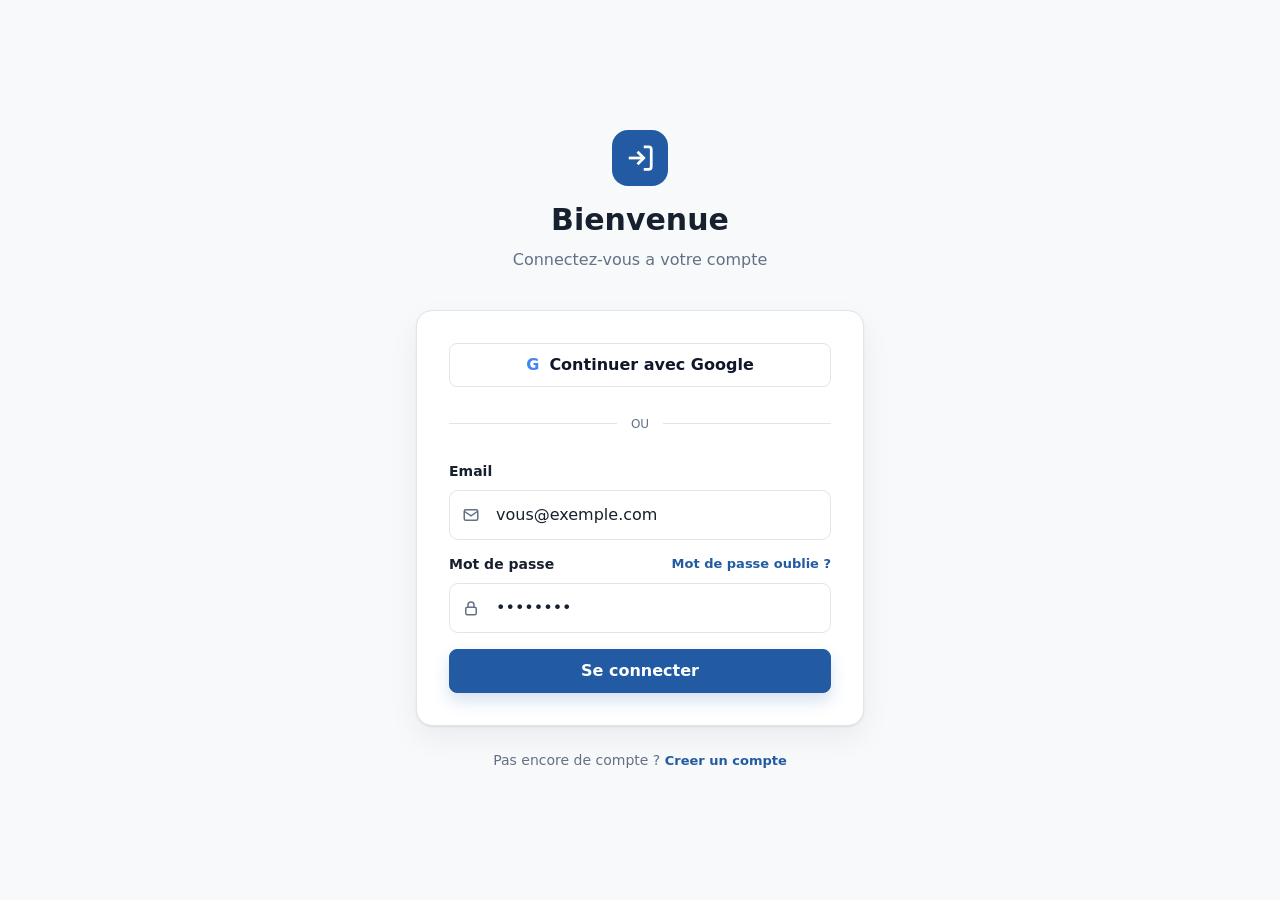
<file: index.html>
<!doctype html>
<html lang="fr">
  <head>
    <meta charset="UTF-8" />
    <meta name="viewport" content="width=device-width, initial-scale=1.0" />
    <title>CotePro</title>
    <meta
      name="description"
      content="Assistant de precision pour les professionnels de la menuiserie."
    />
    <link rel="icon" href="assets/logo.png" />
    <link rel="stylesheet" href="styles.css" />
  </head>
  <body>
    <div id="app"></div>
    <script src="app.js"></script>
  </body>
</html>
</file>
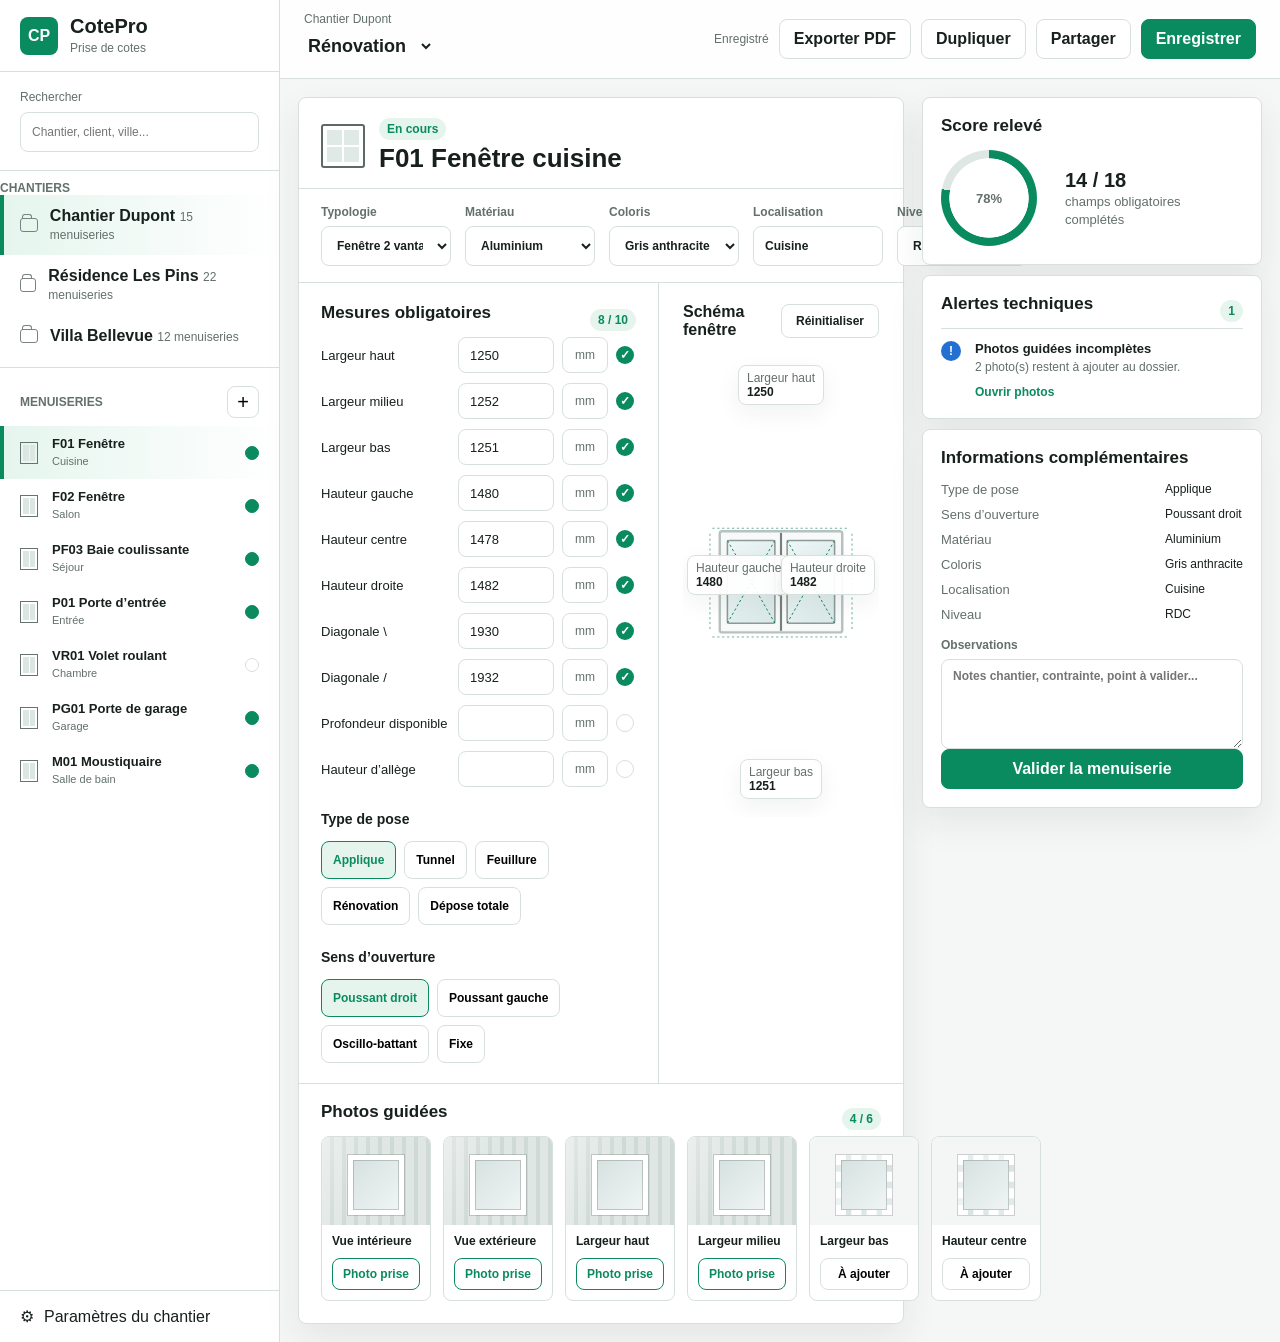
<file: application-metrage/index.html>
<!doctype html>
<html lang="fr">
  <head>
    <meta charset="UTF-8" />
    <meta name="viewport" content="width=device-width, initial-scale=1.0" />
    <title>CotePro - Application de métrage menuiserie</title>
    <link rel="stylesheet" href="styles.css" />
  </head>
  <body>
    <div class="app-shell">
      <aside class="sidebar" aria-label="Navigation chantier">
        <div class="brand-row">
          <div class="brand-mark" aria-hidden="true">CP</div>
          <div>
            <strong>CotePro</strong>
            <span>Prise de cotes</span>
          </div>
        </div>

        <label class="search">
          <span>Rechercher</span>
          <input id="searchInput" type="search" placeholder="Chantier, client, ville..." />
        </label>

        <section class="sidebar-section">
          <h2>Chantiers</h2>
          <button class="project active" type="button">
            <span class="folder-icon" aria-hidden="true"></span>
            <span>
              <strong>Chantier Dupont</strong>
              <small>15 menuiseries</small>
            </span>
          </button>
          <button class="project" type="button">
            <span class="folder-icon" aria-hidden="true"></span>
            <span>
              <strong>Résidence Les Pins</strong>
              <small>22 menuiseries</small>
            </span>
          </button>
          <button class="project" type="button">
            <span class="folder-icon" aria-hidden="true"></span>
            <span>
              <strong>Villa Bellevue</strong>
              <small>12 menuiseries</small>
            </span>
          </button>
        </section>

        <section class="sidebar-section menu-section">
          <div class="section-title-row">
            <h2>Menuiseries</h2>
            <button id="addJoinery" class="icon-button" type="button" title="Ajouter une menuiserie">+</button>
          </div>
          <div id="joineryList" class="joinery-list"></div>
        </section>

        <button class="settings-button" type="button">
          <span aria-hidden="true">⚙</span>
          Paramètres du chantier
        </button>
      </aside>

      <main class="workspace">
        <header class="topbar">
          <div>
            <label for="projectType">Chantier Dupont</label>
            <select id="projectType">
              <option>Rénovation</option>
              <option>Neuf</option>
              <option>Extension</option>
              <option>Dépannage</option>
            </select>
          </div>
          <div class="topbar-actions">
            <span id="saveStatus" class="save-status">Enregistré</span>
            <button id="exportPdf" class="ghost-button" type="button">Exporter PDF</button>
            <button id="duplicateItem" class="ghost-button" type="button">Dupliquer</button>
            <button id="shareProject" class="ghost-button" type="button">Partager</button>
            <button id="saveProject" class="primary-button" type="button">Enregistrer</button>
          </div>
        </header>

        <section class="content-grid">
          <div class="main-panel">
            <section class="item-header">
              <div class="product-symbol" aria-hidden="true">
                <span></span>
                <span></span>
                <span></span>
                <span></span>
              </div>
              <div>
                <p id="itemStatus" class="status-label">En cours</p>
                <h1 id="itemTitle">F01 Fenêtre cuisine</h1>
              </div>
            </section>

            <section class="meta-grid" aria-label="Informations menuiserie">
              <label>
                Typologie
                <select id="productType"></select>
              </label>
              <label>
                Matériau
                <select id="material">
                  <option>Aluminium</option>
                  <option>PVC</option>
                  <option>Bois</option>
                  <option>Acier</option>
                  <option>Mixte bois alu</option>
                </select>
              </label>
              <label>
                Coloris
                <select id="color">
                  <option>Gris anthracite</option>
                  <option>Blanc</option>
                  <option>Noir sablé</option>
                  <option>Chêne doré</option>
                </select>
              </label>
              <label>
                Localisation
                <input id="room" type="text" value="Cuisine" />
              </label>
              <label>
                Niveau
                <select id="floor">
                  <option>RDC</option>
                  <option>Étage 1</option>
                  <option>Étage 2</option>
                  <option>Sous-sol</option>
                </select>
              </label>
            </section>

            <section class="measurement-layout">
              <div class="measure-card">
                <div class="panel-heading">
                  <h2>Mesures obligatoires</h2>
                  <span id="requiredCount">0 / 0</span>
                </div>
                <div id="measureFields" class="measure-fields"></div>

                <div class="choice-block">
                  <h3>Type de pose</h3>
                  <div id="installChoices" class="segmented"></div>
                </div>

                <div class="choice-block">
                  <h3>Sens d’ouverture</h3>
                  <div id="openingChoices" class="segmented"></div>
                </div>
              </div>

              <div class="diagram-panel" aria-label="Schéma de prise de cotes">
                <div class="diagram-toolbar">
                  <strong id="diagramTitle">Schéma fenêtre</strong>
                  <button id="resetMeasures" class="ghost-button small" type="button">Réinitialiser</button>
                </div>
                <div class="window-diagram">
                  <div class="dim-label top">Largeur haut <span id="diagramWidthTop">1250</span></div>
                  <div class="dim-label left">Hauteur gauche <span id="diagramHeightLeft">1480</span></div>
                  <div class="dim-label right">Hauteur droite <span id="diagramHeightRight">1482</span></div>
                  <div class="dim-label bottom">Largeur bas <span id="diagramWidthBottom">1251</span></div>
                  <svg viewBox="0 0 640 460" role="img" aria-label="Croquis fenêtre avec diagonales">
                    <defs>
                      <linearGradient id="glass" x1="0" x2="1" y1="0" y2="1">
                        <stop offset="0" stop-color="#eff7f7" />
                        <stop offset="1" stop-color="#d8e7e7" />
                      </linearGradient>
                    </defs>
                    <rect x="120" y="50" width="400" height="330" rx="8" fill="#f8faf9" stroke="#b7c2c0" stroke-width="8" />
                    <rect x="145" y="80" width="155" height="270" rx="6" fill="url(#glass)" stroke="#8c9996" stroke-width="5" />
                    <rect x="340" y="80" width="155" height="270" rx="6" fill="url(#glass)" stroke="#8c9996" stroke-width="5" />
                    <line x1="320" y1="55" x2="320" y2="375" stroke="#76817e" stroke-width="7" />
                    <line x1="145" y1="80" x2="300" y2="350" stroke="#087f57" stroke-width="3" stroke-dasharray="8 8" />
                    <line x1="300" y1="80" x2="145" y2="350" stroke="#087f57" stroke-width="3" stroke-dasharray="8 8" />
                    <line x1="340" y1="80" x2="495" y2="350" stroke="#087f57" stroke-width="3" stroke-dasharray="8 8" />
                    <line x1="495" y1="80" x2="340" y2="350" stroke="#087f57" stroke-width="3" stroke-dasharray="8 8" />
                    <line x1="96" y1="40" x2="544" y2="40" stroke="#087f57" stroke-width="2" stroke-dasharray="7 9" />
                    <line x1="96" y1="395" x2="544" y2="395" stroke="#087f57" stroke-width="2" stroke-dasharray="7 9" />
                    <line x1="88" y1="58" x2="88" y2="378" stroke="#087f57" stroke-width="2" stroke-dasharray="7 9" />
                    <line x1="552" y1="58" x2="552" y2="378" stroke="#087f57" stroke-width="2" stroke-dasharray="7 9" />
                    <rect x="308" y="205" width="16" height="58" rx="8" fill="#aab3b0" />
                  </svg>
                </div>
              </div>
            </section>

            <section class="photo-panel">
              <div class="panel-heading">
                <h2>Photos guidées</h2>
                <span id="photoCount">0 / 0</span>
              </div>
              <div id="photoList" class="photo-list"></div>
            </section>
          </div>

          <aside class="audit-panel" aria-label="Audit du relevé">
            <section class="score-card">
              <h2>Score relevé</h2>
              <div class="score-row">
                <div class="score-ring" style="--score: 0">
                  <span id="scoreValue">0%</span>
                </div>
                <div>
                  <strong id="fieldSummary">0 / 0</strong>
                  <span>champs obligatoires complétés</span>
                </div>
              </div>
            </section>

            <section class="alerts-card">
              <div class="panel-heading">
                <h2>Alertes techniques</h2>
                <span id="alertCount">0</span>
              </div>
              <div id="alertsList" class="alerts-list"></div>
            </section>

            <section class="info-card">
              <h2>Informations complémentaires</h2>
              <dl id="infoList"></dl>
              <label>
                Observations
                <textarea id="notes" rows="5" placeholder="Notes chantier, contrainte, point à valider..."></textarea>
              </label>
              <button id="validateItem" class="primary-button full" type="button">Valider la menuiserie</button>
            </section>
          </aside>
        </section>
      </main>
    </div>

    <div id="toast" class="toast" role="status" aria-live="polite"></div>
    <script src="app.js"></script>
  </body>
</html>
</file>
<file: styles.css>
:root {
  --background: #f7f9fb;
  --foreground: #17202e;
  --card: #ffffff;
  --muted: #f0f3f6;
  --muted-text: #647184;
  --border: #dfe5ec;
  --primary: #225ba3;
  --primary-hover: #1f5396;
  --primary-soft: #eaf2ff;
  --accent: #f59e0b;
  --danger: #dc2626;
  --success: #16a34a;
  --sidebar: #171f2b;
  --sidebar-soft: #202a38;
  --sidebar-text: #d9e0ea;
  --sidebar-muted: #8b97a8;
  --radius: 10px;
  --shadow: 0 1px 2px rgb(15 23 42 / 0.08), 0 12px 30px rgb(15 23 42 / 0.06);
}

* {
  box-sizing: border-box;
}

body {
  margin: 0;
  min-width: 320px;
  background: var(--background);
  color: var(--foreground);
  font-family: Inter, ui-sans-serif, system-ui, -apple-system, BlinkMacSystemFont, "Segoe UI", sans-serif;
  line-height: 1.5;
}

button,
input,
select,
textarea {
  font: inherit;
}

button {
  cursor: pointer;
}

a {
  color: inherit;
  text-decoration: none;
}

.login-page {
  min-height: 100dvh;
  display: grid;
  place-items: center;
  padding: 24px;
}

.auth-wrap {
  width: min(100%, 448px);
  text-align: center;
}

.auth-icon {
  width: 56px;
  height: 56px;
  margin: 0 auto 16px;
  display: grid;
  place-items: center;
  border-radius: 16px;
  background: var(--primary);
  color: #fff;
}

.auth-icon svg {
  width: 30px;
  height: 30px;
}

.login-page h1 {
  margin: 0;
  font-size: 30px;
  line-height: 1.2;
  font-weight: 800;
  letter-spacing: 0;
}

.login-page .subtitle {
  margin: 10px 0 38px;
  color: var(--muted-text);
  font-size: 16px;
}

.auth-card {
  padding: 32px;
  border: 1px solid var(--border);
  border-radius: 16px;
  background: var(--card);
  box-shadow: var(--shadow);
  text-align: left;
}

.google-button,
.primary-button,
.outline-button,
.ghost-button {
  min-height: 44px;
  display: inline-flex;
  align-items: center;
  justify-content: center;
  gap: 10px;
  border-radius: 8px;
  border: 1px solid transparent;
  padding: 0 16px;
  font-weight: 600;
  transition: background 160ms ease, border-color 160ms ease, color 160ms ease, transform 120ms ease;
}

.google-button:active,
.primary-button:active,
.outline-button:active,
.ghost-button:active {
  transform: translateY(1px);
}

.google-button {
  width: 100%;
  background: transparent;
  border-color: var(--border);
  color: #0f172a;
}

.google-g {
  font-weight: 800;
  color: #4285f4;
}

.divider {
  display: grid;
  grid-template-columns: 1fr auto 1fr;
  gap: 14px;
  align-items: center;
  margin: 28px 0;
  color: var(--muted-text);
  font-size: 12px;
  text-transform: uppercase;
}

.divider::before,
.divider::after {
  content: "";
  height: 1px;
  background: var(--border);
}

.field-group {
  display: grid;
  gap: 8px;
  margin-bottom: 14px;
}

.label-line {
  display: flex;
  align-items: center;
  justify-content: space-between;
  gap: 12px;
}

label,
.field-label {
  font-size: 14px;
  font-weight: 600;
}

.forgot-link,
.auth-footer a {
  color: var(--primary);
  font-size: 13px;
  font-weight: 600;
}

.input-shell {
  min-height: 50px;
  display: grid;
  grid-template-columns: 22px 1fr;
  align-items: center;
  gap: 10px;
  border: 1px solid var(--border);
  border-radius: 9px;
  background: #fff;
  padding: 0 12px;
}

.input-shell:focus-within {
  border-color: var(--primary);
  box-shadow: 0 0 0 3px rgb(34 91 163 / 0.14);
}

.input-shell svg {
  width: 18px;
  height: 18px;
  color: var(--muted-text);
}

.input-shell input,
.input-shell select,
textarea {
  width: 100%;
  border: 0;
  outline: 0;
  background: transparent;
  color: var(--foreground);
  min-height: 44px;
}

textarea {
  border: 1px solid var(--border);
  border-radius: 9px;
  padding: 12px;
  resize: vertical;
  background: #fff;
}

.primary-button {
  background: var(--primary);
  color: #fff;
  border-color: var(--primary);
  box-shadow: 0 8px 16px rgb(34 91 163 / 0.18);
}

.primary-button:hover {
  background: var(--primary-hover);
}

.primary-button.full {
  width: 100%;
  margin-top: 2px;
}

.outline-button {
  background: #fff;
  color: var(--foreground);
  border-color: var(--border);
}

.ghost-button {
  min-height: 36px;
  background: transparent;
  color: var(--muted-text);
  border-color: transparent;
}

.auth-footer {
  margin: 24px 0 0;
  text-align: center;
  color: var(--muted-text);
  font-size: 14px;
}

.app-shell {
  min-height: 100dvh;
  display: grid;
  grid-template-columns: 260px minmax(0, 1fr);
}

.sidebar {
  position: sticky;
  top: 0;
  height: 100dvh;
  display: flex;
  flex-direction: column;
  background: var(--sidebar);
  color: var(--sidebar-text);
}

.brand {
  min-height: 78px;
  display: flex;
  align-items: center;
  gap: 12px;
  padding: 20px;
  border-bottom: 1px solid rgb(255 255 255 / 0.08);
}

.brand-symbol {
  width: 36px;
  height: 36px;
  display: grid;
  place-items: center;
  border-radius: 9px;
  background: var(--primary);
  color: white;
}

.brand-title {
  display: block;
  font-size: 16px;
  font-weight: 800;
  line-height: 1.1;
}

.brand-subtitle {
  display: block;
  margin-top: 2px;
  color: var(--sidebar-muted);
  font-size: 11px;
  font-weight: 700;
  letter-spacing: 0.08em;
  text-transform: uppercase;
}

.nav {
  flex: 1;
  padding: 12px;
  display: grid;
  align-content: start;
  gap: 4px;
  overflow-y: auto;
}

.nav-button {
  width: 100%;
  min-height: 42px;
  display: flex;
  align-items: center;
  gap: 12px;
  border: 0;
  border-radius: 9px;
  background: transparent;
  color: rgb(217 224 234 / 0.72);
  padding: 0 12px;
  text-align: left;
  font-size: 14px;
  font-weight: 600;
}

.nav-button svg {
  width: 18px;
  height: 18px;
}

.nav-button:hover,
.nav-button.active {
  background: var(--primary);
  color: #fff;
}

.user-box {
  padding: 12px;
  border-top: 1px solid rgb(255 255 255 / 0.08);
}

.user-inner {
  display: grid;
  grid-template-columns: 34px 1fr 32px;
  gap: 10px;
  align-items: center;
  padding: 8px;
}

.avatar {
  width: 32px;
  height: 32px;
  display: grid;
  place-items: center;
  border-radius: 50%;
  background: var(--sidebar-soft);
  color: var(--sidebar-muted);
}

.user-name {
  overflow: hidden;
  text-overflow: ellipsis;
  white-space: nowrap;
  font-size: 14px;
  font-weight: 700;
}

.user-mail {
  overflow: hidden;
  text-overflow: ellipsis;
  white-space: nowrap;
  color: var(--sidebar-muted);
  font-size: 12px;
}

.logout-button {
  width: 32px;
  height: 32px;
  display: grid;
  place-items: center;
  border: 0;
  border-radius: 8px;
  background: transparent;
  color: var(--sidebar-muted);
}

.logout-button:hover {
  background: var(--sidebar-soft);
  color: var(--sidebar-text);
}

.content {
  min-width: 0;
}

.mobile-bar {
  display: none;
}

.page {
  max-width: 1180px;
  margin: 0 auto;
  padding: 32px;
}

.page.compact {
  max-width: 980px;
}

.page-header {
  display: flex;
  align-items: flex-start;
  justify-content: space-between;
  gap: 18px;
  margin-bottom: 24px;
}

.page-title {
  margin: 0;
  display: flex;
  align-items: center;
  gap: 10px;
  font-size: 26px;
  line-height: 1.25;
  font-weight: 800;
}

.page-title svg {
  width: 26px;
  height: 26px;
  color: var(--primary);
}

.page-description {
  margin: 4px 0 0;
  color: var(--muted-text);
  font-size: 14px;
}

.stats-grid {
  display: grid;
  grid-template-columns: repeat(4, minmax(0, 1fr));
  gap: 16px;
  margin-bottom: 24px;
}

.card {
  border: 1px solid var(--border);
  border-radius: var(--radius);
  background: var(--card);
  box-shadow: 0 1px 2px rgb(15 23 42 / 0.04);
}

.card-pad {
  padding: 20px;
}

.stat {
  display: flex;
  justify-content: space-between;
  gap: 14px;
}

.stat-label {
  margin: 0 0 4px;
  color: var(--muted-text);
  font-size: 13px;
  font-weight: 600;
}

.stat-value {
  margin: 0;
  font-size: 28px;
  line-height: 1.1;
  font-weight: 800;
}

.stat-icon {
  width: 42px;
  height: 42px;
  display: grid;
  place-items: center;
  border-radius: 12px;
  background: var(--primary-soft);
  color: var(--primary);
}

.section-grid {
  display: grid;
  grid-template-columns: minmax(0, 1fr) 340px;
  gap: 18px;
}

.list {
  display: grid;
  gap: 12px;
}

.project-card {
  display: grid;
  grid-template-columns: minmax(0, 1fr) auto;
  gap: 16px;
  align-items: center;
  padding: 18px;
  border: 1px solid var(--border);
  border-radius: var(--radius);
  background: #fff;
}

.project-card:hover {
  border-color: rgb(34 91 163 / 0.35);
  box-shadow: var(--shadow);
}

.project-title-line {
  display: flex;
  align-items: center;
  gap: 10px;
  margin-bottom: 8px;
}

.project-title-line h2,
.project-title-line h3 {
  margin: 0;
  font-size: 17px;
  font-weight: 800;
}

.meta-line {
  display: flex;
  flex-wrap: wrap;
  gap: 12px;
  color: var(--muted-text);
  font-size: 13px;
}

.badge {
  display: inline-flex;
  align-items: center;
  justify-content: center;
  min-height: 24px;
  border-radius: 999px;
  padding: 0 9px;
  font-size: 12px;
  font-weight: 700;
}

.badge.blue {
  background: var(--primary-soft);
  color: var(--primary);
}

.badge.green {
  background: #dcfce7;
  color: #166534;
}

.badge.amber {
  background: #fef3c7;
  color: #92400e;
}

.badge.red {
  background: #fee2e2;
  color: #991b1b;
}

.progress-wrap {
  display: grid;
  gap: 7px;
  min-width: 150px;
}

.progress-head {
  display: flex;
  justify-content: space-between;
  color: var(--muted-text);
  font-size: 12px;
  font-weight: 700;
}

.progress {
  height: 8px;
  overflow: hidden;
  border-radius: 999px;
  background: #e8edf3;
}

.progress span {
  display: block;
  height: 100%;
  background: var(--primary);
}

.toolbar {
  display: flex;
  flex-wrap: wrap;
  gap: 10px;
  align-items: center;
  margin-bottom: 18px;
}

.search-input {
  flex: 1;
  min-width: 240px;
  min-height: 42px;
  border: 1px solid var(--border);
  border-radius: 9px;
  padding: 0 12px;
  background: #fff;
  outline: 0;
}

.form-grid {
  display: grid;
  grid-template-columns: repeat(2, minmax(0, 1fr));
  gap: 16px;
}

.form-grid .wide {
  grid-column: 1 / -1;
}

.simple-field {
  display: grid;
  gap: 8px;
}

.simple-field input,
.simple-field select {
  min-height: 44px;
  border: 1px solid var(--border);
  border-radius: 9px;
  padding: 0 12px;
  background: #fff;
}

.detail-hero {
  display: grid;
  grid-template-columns: minmax(0, 1fr) 260px;
  gap: 18px;
  margin-bottom: 18px;
}

.detail-card {
  padding: 22px;
}

.detail-title {
  margin: 0 0 8px;
  font-size: 28px;
  line-height: 1.18;
  font-weight: 800;
}

.detail-sub {
  color: var(--muted-text);
  font-size: 14px;
}

.score-card {
  display: grid;
  place-items: center;
  text-align: center;
  padding: 22px;
}

.score-ring {
  width: 120px;
  height: 120px;
  display: grid;
  place-items: center;
  border-radius: 50%;
  background:
    radial-gradient(circle, #fff 56%, transparent 57%),
    conic-gradient(var(--primary) calc(var(--value) * 1%), #e6ebf2 0);
}

.score-ring strong {
  font-size: 30px;
}

.tabs {
  display: flex;
  flex-wrap: wrap;
  gap: 6px;
  padding: 5px;
  border-radius: 10px;
  background: var(--muted);
  margin-bottom: 18px;
}

.tab {
  min-height: 36px;
  border: 0;
  border-radius: 8px;
  padding: 0 14px;
  background: transparent;
  color: var(--muted-text);
  font-weight: 700;
}

.tab.active {
  background: #fff;
  color: var(--foreground);
  box-shadow: 0 1px 2px rgb(15 23 42 / 0.08);
}

.joinery-grid {
  display: grid;
  grid-template-columns: repeat(2, minmax(0, 1fr));
  gap: 14px;
}

.joinery-card {
  padding: 16px;
  border: 1px solid var(--border);
  border-radius: var(--radius);
  background: #fff;
}

.joinery-head {
  display: flex;
  justify-content: space-between;
  gap: 12px;
  margin-bottom: 14px;
}

.joinery-head h3 {
  margin: 0;
  font-size: 16px;
  font-weight: 800;
}

.measure-grid {
  display: grid;
  grid-template-columns: repeat(3, minmax(0, 1fr));
  gap: 8px;
  margin-bottom: 12px;
}

.measure-cell {
  padding: 9px;
  border-radius: 8px;
  background: var(--muted);
}

.measure-cell span {
  display: block;
  color: var(--muted-text);
  font-size: 11px;
  font-weight: 700;
}

.measure-cell strong {
  display: block;
  margin-top: 2px;
  font-size: 14px;
}

.alerts-list {
  display: grid;
  gap: 10px;
}

.alert-row {
  display: grid;
  grid-template-columns: 22px 1fr;
  gap: 10px;
  padding: 12px;
  border-radius: 9px;
  background: #fff7ed;
  border: 1px solid #fed7aa;
}

.alert-dot {
  width: 20px;
  height: 20px;
  display: grid;
  place-items: center;
  border-radius: 50%;
  background: var(--accent);
  color: #fff;
  font-size: 13px;
  font-weight: 900;
}

.alert-dot.ok {
  background: var(--success);
}

.editor-grid {
  display: grid;
  grid-template-columns: minmax(0, 1fr) 320px;
  gap: 18px;
}

.measurement-editor {
  display: grid;
  gap: 10px;
}

.measurement-row {
  display: grid;
  grid-template-columns: 1fr 120px 44px;
  gap: 8px;
  align-items: center;
}

.measurement-row input {
  min-height: 38px;
  border: 1px solid var(--border);
  border-radius: 8px;
  padding: 0 10px;
}

.unit {
  display: grid;
  place-items: center;
  min-height: 38px;
  border: 1px solid var(--border);
  border-radius: 8px;
  color: var(--muted-text);
  font-size: 12px;
}

.sketch {
  min-height: 340px;
  display: grid;
  place-items: center;
  border: 1px dashed #bfd0e2;
  border-radius: 12px;
  background: linear-gradient(135deg, #f8fbff, #eef4fb);
}

.sketch svg {
  width: min(100%, 420px);
}

.photo-grid {
  display: grid;
  grid-template-columns: repeat(3, minmax(0, 1fr));
  gap: 10px;
}

.photo-tile {
  min-height: 92px;
  padding: 10px;
  border-radius: 9px;
  border: 1px dashed var(--border);
  background: #fff;
  color: var(--muted-text);
  font-size: 13px;
  font-weight: 700;
}

.library-section {
  display: grid;
  gap: 14px;
}

.accordion-card {
  padding: 18px;
}

.accordion-card h3 {
  margin: 0 0 8px;
  font-size: 16px;
  font-weight: 800;
}

.accordion-card p,
.accordion-card li {
  color: var(--muted-text);
  font-size: 14px;
}

.accordion-card ul {
  margin: 10px 0 0;
  padding-left: 18px;
}

.empty-note {
  color: var(--muted-text);
  font-size: 14px;
}

.toast {
  position: fixed;
  right: 20px;
  bottom: 20px;
  z-index: 80;
  opacity: 0;
  transform: translateY(10px);
  pointer-events: none;
  transition: opacity 160ms ease, transform 160ms ease;
  padding: 12px 14px;
  border-radius: 9px;
  background: #111827;
  color: #fff;
  box-shadow: var(--shadow);
}

.toast.show {
  opacity: 1;
  transform: translateY(0);
}

@media (max-width: 1040px) {
  .app-shell {
    grid-template-columns: 1fr;
  }

  .sidebar {
    display: none;
  }

  .mobile-bar {
    min-height: 58px;
    display: flex;
    align-items: center;
    gap: 10px;
    padding: 0 16px;
    position: sticky;
    top: 0;
    z-index: 30;
    background: rgb(247 249 251 / 0.92);
    backdrop-filter: blur(12px);
    border-bottom: 1px solid var(--border);
  }

  .section-grid,
  .detail-hero,
  .editor-grid {
    grid-template-columns: 1fr;
  }
}

@media (max-width: 760px) {
  .page {
    padding: 20px 14px;
  }

  .stats-grid,
  .joinery-grid,
  .form-grid,
  .photo-grid {
    grid-template-columns: 1fr;
  }

  .page-header,
  .project-card {
    display: grid;
  }

  .progress-wrap {
    width: 100%;
  }

  .auth-card {
    padding: 24px;
  }
}
</file>
<file: application-metrage/styles.css>
:root {
  --bg: #f5f7f6;
  --surface: #ffffff;
  --surface-2: #eef3f1;
  --text: #17201d;
  --muted: #63706c;
  --line: #d8e0dd;
  --accent: #0a8a5f;
  --accent-soft: #e5f5ee;
  --warn: #e47b20;
  --danger: #d83b3b;
  --blue: #246fd2;
  --shadow: 0 14px 36px rgb(27 43 38 / 0.08);
  --radius: 8px;
}

* {
  box-sizing: border-box;
}

body {
  margin: 0;
  min-width: 320px;
  background: var(--bg);
  color: var(--text);
  font-family: Arial, Helvetica, sans-serif;
  letter-spacing: 0;
}

button,
input,
select,
textarea {
  font: inherit;
}

button {
  cursor: pointer;
}

.app-shell {
  min-height: 100dvh;
  display: grid;
  grid-template-columns: 280px 1fr;
}

.sidebar {
  min-height: 100dvh;
  display: flex;
  flex-direction: column;
  border-right: 1px solid var(--line);
  background: var(--surface);
}

.brand-row {
  height: 72px;
  padding: 16px 20px;
  display: flex;
  align-items: center;
  gap: 12px;
  border-bottom: 1px solid var(--line);
}

.brand-mark {
  width: 38px;
  height: 38px;
  display: grid;
  place-items: center;
  border-radius: var(--radius);
  background: var(--accent);
  color: white;
  font-weight: 800;
}

.brand-row strong {
  display: block;
  font-size: 20px;
}

.brand-row span,
.project small,
.save-status,
.info-card dd {
  color: var(--muted);
  font-size: 12px;
}

.search {
  padding: 18px 20px;
  display: grid;
  gap: 8px;
  color: var(--muted);
  font-size: 12px;
}

input,
select,
textarea {
  width: 100%;
  border: 1px solid var(--line);
  border-radius: var(--radius);
  background: white;
  color: var(--text);
  min-height: 40px;
  padding: 9px 11px;
}

input:focus,
select:focus,
textarea:focus,
button:focus-visible {
  outline: 3px solid rgb(10 138 95 / 0.22);
  outline-offset: 1px;
}

.sidebar-section {
  padding: 10px 0;
  border-top: 1px solid var(--line);
}

.menu-section {
  flex: 1;
  overflow: auto;
}

.sidebar-section h2,
.section-title-row h2 {
  margin: 0;
  color: var(--muted);
  font-size: 12px;
  font-weight: 800;
  text-transform: uppercase;
}

.section-title-row {
  padding: 8px 20px;
  display: flex;
  align-items: center;
  justify-content: space-between;
}

.project,
.joinery-row,
.settings-button {
  width: 100%;
  border: 0;
  background: transparent;
  color: var(--text);
  text-align: left;
}

.project {
  display: flex;
  gap: 12px;
  padding: 12px 20px;
  align-items: center;
}

.project.active,
.joinery-row.active {
  background: linear-gradient(90deg, var(--accent-soft), transparent);
  box-shadow: inset 4px 0 0 var(--accent);
}

.folder-icon {
  width: 18px;
  height: 14px;
  border: 1.5px solid #78837f;
  border-radius: 3px;
  position: relative;
}

.folder-icon::before {
  content: "";
  position: absolute;
  width: 8px;
  height: 4px;
  top: -5px;
  left: 1px;
  border: 1.5px solid #78837f;
  border-bottom: 0;
  border-radius: 3px 3px 0 0;
}

.icon-button {
  width: 32px;
  height: 32px;
  border: 1px solid var(--line);
  border-radius: var(--radius);
  background: white;
  font-size: 20px;
  line-height: 1;
}

.joinery-row {
  display: grid;
  grid-template-columns: 22px 1fr auto;
  align-items: center;
  gap: 10px;
  padding: 10px 20px;
}

.joinery-row strong {
  display: block;
  font-size: 13px;
}

.joinery-row small {
  color: var(--muted);
  font-size: 11px;
}

.mini-window {
  width: 18px;
  height: 22px;
  border: 1.5px solid #66736f;
  display: grid;
  grid-template-columns: 1fr 1fr;
  gap: 1px;
  padding: 2px;
}

.mini-window span {
  background: #dce7e3;
}

.done-dot,
.todo-dot {
  width: 14px;
  height: 14px;
  border-radius: 50%;
  border: 1.5px solid var(--line);
}

.done-dot {
  background: var(--accent);
  border-color: var(--accent);
}

.settings-button {
  padding: 16px 20px;
  border-top: 1px solid var(--line);
  display: flex;
  gap: 10px;
  align-items: center;
}

.workspace {
  min-width: 0;
}

.topbar {
  min-height: 72px;
  padding: 12px 24px;
  display: flex;
  align-items: center;
  justify-content: space-between;
  gap: 16px;
  border-bottom: 1px solid var(--line);
  background: rgb(255 255 255 / 0.92);
}

.topbar label {
  display: block;
  color: var(--muted);
  font-size: 12px;
}

.topbar select {
  border: 0;
  padding-left: 0;
  font-size: 18px;
  font-weight: 800;
  background: transparent;
}

.topbar-actions {
  display: flex;
  align-items: center;
  justify-content: flex-end;
  gap: 10px;
  flex-wrap: wrap;
}

.ghost-button,
.primary-button {
  min-height: 40px;
  border-radius: var(--radius);
  padding: 9px 14px;
  font-weight: 700;
  border: 1px solid var(--line);
}

.ghost-button {
  background: white;
  color: var(--text);
}

.ghost-button.small {
  min-height: 34px;
  font-size: 12px;
}

.primary-button {
  border-color: var(--accent);
  background: var(--accent);
  color: white;
}

.primary-button.full {
  width: 100%;
}

.content-grid {
  display: grid;
  grid-template-columns: minmax(0, 1fr) 340px;
  gap: 18px;
  padding: 18px;
}

.main-panel,
.audit-panel > section {
  background: var(--surface);
  border: 1px solid var(--line);
  border-radius: var(--radius);
  box-shadow: var(--shadow);
}

.item-header {
  display: flex;
  align-items: center;
  gap: 14px;
  padding: 20px 22px 14px;
  border-bottom: 1px solid var(--line);
}

.product-symbol {
  width: 44px;
  height: 44px;
  border: 2px solid #5d6965;
  display: grid;
  grid-template-columns: 1fr 1fr;
  gap: 2px;
  padding: 4px;
  border-radius: 3px;
}

.product-symbol span {
  background: #dfe9e6;
}

.status-label {
  display: inline-block;
  margin: 0 0 4px;
  padding: 4px 8px;
  border-radius: 999px;
  background: var(--accent-soft);
  color: var(--accent);
  font-size: 12px;
  font-weight: 800;
}

h1,
h2,
h3,
p {
  margin-top: 0;
}

h1 {
  margin-bottom: 0;
  font-size: 26px;
  line-height: 1.15;
}

h2 {
  font-size: 17px;
}

h3 {
  font-size: 14px;
}

.meta-grid {
  padding: 16px 22px;
  display: grid;
  grid-template-columns: repeat(5, minmax(130px, 1fr));
  gap: 14px;
  border-bottom: 1px solid var(--line);
}

.meta-grid label,
.info-card label {
  display: grid;
  gap: 7px;
  color: var(--muted);
  font-size: 12px;
  font-weight: 700;
}

.measurement-layout {
  display: grid;
  grid-template-columns: 360px minmax(0, 1fr);
  min-height: 520px;
}

.measure-card {
  padding: 20px 22px;
  border-right: 1px solid var(--line);
}

.panel-heading {
  display: flex;
  align-items: center;
  justify-content: space-between;
  gap: 12px;
}

.panel-heading span,
#photoCount {
  padding: 4px 8px;
  border-radius: 999px;
  background: var(--accent-soft);
  color: var(--accent);
  font-size: 12px;
  font-weight: 800;
}

.measure-fields {
  display: grid;
  gap: 10px;
}

.measure-row {
  display: grid;
  grid-template-columns: 1fr 96px 46px 20px;
  gap: 8px;
  align-items: center;
  font-size: 13px;
}

.measure-row input {
  min-height: 36px;
}

.measure-unit {
  min-height: 36px;
  display: grid;
  place-items: center;
  border: 1px solid var(--line);
  border-radius: var(--radius);
  color: var(--muted);
  font-size: 12px;
}

.state-ok,
.state-warn,
.state-empty {
  width: 18px;
  height: 18px;
  display: grid;
  place-items: center;
  border-radius: 50%;
  color: white;
  font-size: 12px;
  font-weight: 900;
}

.state-ok {
  background: var(--accent);
}

.state-warn {
  background: var(--warn);
}

.state-empty {
  border: 1px solid var(--line);
  background: white;
}

.choice-block {
  margin-top: 24px;
}

.segmented {
  display: flex;
  flex-wrap: wrap;
  gap: 8px;
}

.segment {
  border: 1px solid var(--line);
  background: white;
  min-height: 38px;
  border-radius: var(--radius);
  padding: 8px 11px;
  font-size: 12px;
  font-weight: 800;
}

.segment.active {
  border-color: var(--accent);
  background: var(--accent-soft);
  color: var(--accent);
}

.diagram-panel {
  min-width: 0;
  padding: 20px 24px;
}

.diagram-toolbar {
  display: flex;
  justify-content: space-between;
  align-items: center;
  gap: 12px;
  margin-bottom: 18px;
}

.window-diagram {
  position: relative;
  min-height: 460px;
  display: grid;
  place-items: center;
  overflow: hidden;
}

.window-diagram svg {
  width: min(100%, 700px);
  height: auto;
}

.dim-label {
  position: absolute;
  background: rgb(255 255 255 / 0.94);
  border: 1px solid var(--line);
  border-radius: var(--radius);
  padding: 5px 8px;
  color: var(--muted);
  font-size: 12px;
  box-shadow: 0 8px 24px rgb(22 33 30 / 0.06);
}

.dim-label span {
  display: block;
  color: var(--text);
  font-weight: 800;
}

.dim-label.top {
  top: 8px;
  left: 50%;
  transform: translateX(-50%);
}

.dim-label.left {
  left: 4px;
  top: 43%;
}

.dim-label.right {
  right: 4px;
  top: 43%;
}

.dim-label.bottom {
  bottom: 18px;
  left: 50%;
  transform: translateX(-50%);
}

.photo-panel {
  padding: 18px 22px 22px;
  border-top: 1px solid var(--line);
}

.photo-list {
  display: grid;
  grid-template-columns: repeat(6, minmax(110px, 1fr));
  gap: 12px;
}

.photo-tile {
  border: 1px solid var(--line);
  border-radius: var(--radius);
  overflow: hidden;
  background: white;
}

.photo-preview {
  height: 88px;
  position: relative;
  background:
    linear-gradient(110deg, rgb(255 255 255 / 0.4), transparent 42%),
    repeating-linear-gradient(90deg, #dfe6e3 0 8px, #cfd9d6 8px 12px);
}

.photo-preview::before {
  content: "";
  position: absolute;
  inset: 18px 26px 10px;
  border: 5px solid #ffffff;
  box-shadow: 0 0 0 1px rgb(60 70 66 / 0.22), inset 0 0 0 1px rgb(60 70 66 / 0.25);
  background: linear-gradient(135deg, #d6e2e0, #eff5f4);
}

.photo-tile.missing .photo-preview {
  background: #f4f6f5;
}

.photo-tile.missing .photo-preview::before {
  border-style: dashed;
}

.photo-tile strong {
  display: block;
  padding: 9px 10px 2px;
  font-size: 12px;
}

.photo-tile button {
  width: calc(100% - 20px);
  margin: 8px 10px 10px;
  min-height: 32px;
  border-radius: var(--radius);
  border: 1px solid var(--line);
  background: white;
  font-size: 12px;
  font-weight: 800;
}

.photo-tile.done button {
  border-color: var(--accent);
  color: var(--accent);
}

.audit-panel {
  display: grid;
  align-content: start;
  gap: 10px;
}

.audit-panel > section {
  padding: 18px;
}

.score-row {
  display: grid;
  grid-template-columns: 108px 1fr;
  gap: 16px;
  align-items: center;
}

.score-ring {
  width: 96px;
  height: 96px;
  display: grid;
  place-items: center;
  border-radius: 50%;
  background:
    radial-gradient(circle at center, white 58%, transparent 59%),
    conic-gradient(var(--accent) calc(var(--score) * 1%), #dfe7e4 0);
}

.score-ring span {
  font-size: 24px;
  font-weight: 900;
}

.score-row strong {
  display: block;
  font-size: 20px;
}

.score-row span {
  color: var(--muted);
  font-size: 13px;
}

.alerts-list {
  display: grid;
  gap: 10px;
}

.alert-item {
  border-top: 1px solid var(--line);
  padding-top: 12px;
  display: grid;
  grid-template-columns: 24px 1fr;
  gap: 10px;
}

.alert-icon {
  width: 20px;
  height: 20px;
  display: grid;
  place-items: center;
  border-radius: 50%;
  color: white;
  font-size: 12px;
  font-weight: 900;
}

.alert-item.warn .alert-icon {
  background: var(--warn);
}

.alert-item.danger .alert-icon {
  background: var(--danger);
}

.alert-item.info .alert-icon {
  background: var(--blue);
}

.alert-item strong {
  display: block;
  margin-bottom: 3px;
  font-size: 13px;
}

.alert-item p {
  margin-bottom: 6px;
  color: var(--muted);
  font-size: 12px;
  line-height: 1.4;
}

.alert-item button {
  border: 0;
  background: transparent;
  color: var(--accent);
  font-weight: 800;
  padding: 0;
  font-size: 12px;
}

.info-card dl {
  display: grid;
  grid-template-columns: 1fr auto;
  gap: 10px 14px;
  margin: 0 0 16px;
  font-size: 13px;
}

.info-card dt {
  color: var(--muted);
}

.info-card dd {
  margin: 0;
  color: var(--text);
}

.toast {
  position: fixed;
  right: 20px;
  bottom: 20px;
  opacity: 0;
  transform: translateY(10px);
  transition: opacity 180ms ease, transform 180ms ease;
  padding: 12px 14px;
  border-radius: var(--radius);
  background: #17201d;
  color: white;
  box-shadow: var(--shadow);
  pointer-events: none;
}

.toast.show {
  opacity: 1;
  transform: translateY(0);
}

@media (max-width: 1180px) {
  .app-shell {
    grid-template-columns: 1fr;
  }

  .sidebar {
    min-height: auto;
    border-right: 0;
  }

  .menu-section,
  .sidebar-section {
    display: none;
  }

  .content-grid {
    grid-template-columns: 1fr;
  }
}

@media (max-width: 820px) {
  .topbar,
  .measurement-layout {
    display: block;
  }

  .topbar-actions {
    justify-content: flex-start;
  }

  .meta-grid {
    grid-template-columns: 1fr 1fr;
  }

  .measure-card {
    border-right: 0;
    border-bottom: 1px solid var(--line);
  }

  .photo-list {
    grid-template-columns: repeat(2, minmax(120px, 1fr));
  }

  .score-row {
    grid-template-columns: 96px 1fr;
  }
}

@media (max-width: 540px) {
  .content-grid,
  .topbar,
  .item-header,
  .meta-grid,
  .measure-card,
  .diagram-panel,
  .photo-panel {
    padding-left: 14px;
    padding-right: 14px;
  }

  .meta-grid {
    grid-template-columns: 1fr;
  }

  .measure-row {
    grid-template-columns: 1fr 80px 40px 18px;
  }

  .ghost-button,
  .primary-button {
    padding-left: 10px;
    padding-right: 10px;
  }
}
</file>
